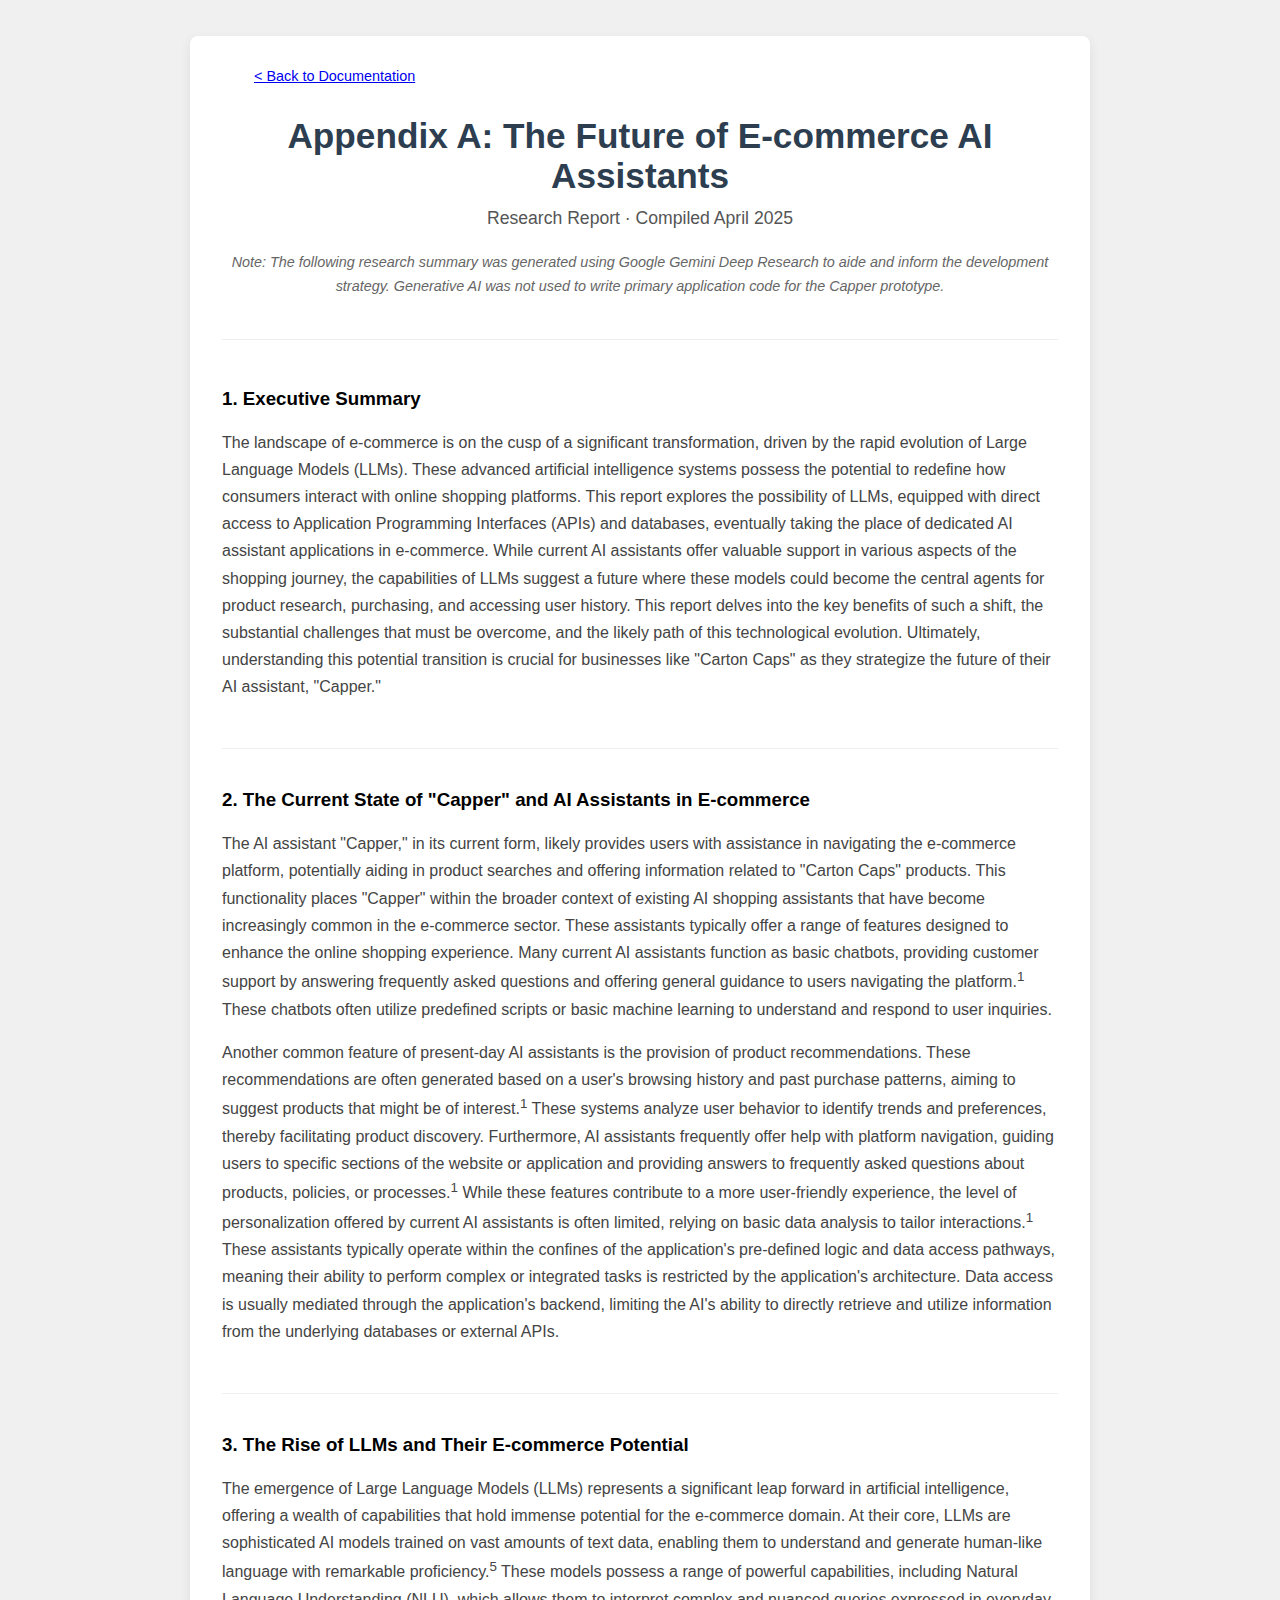
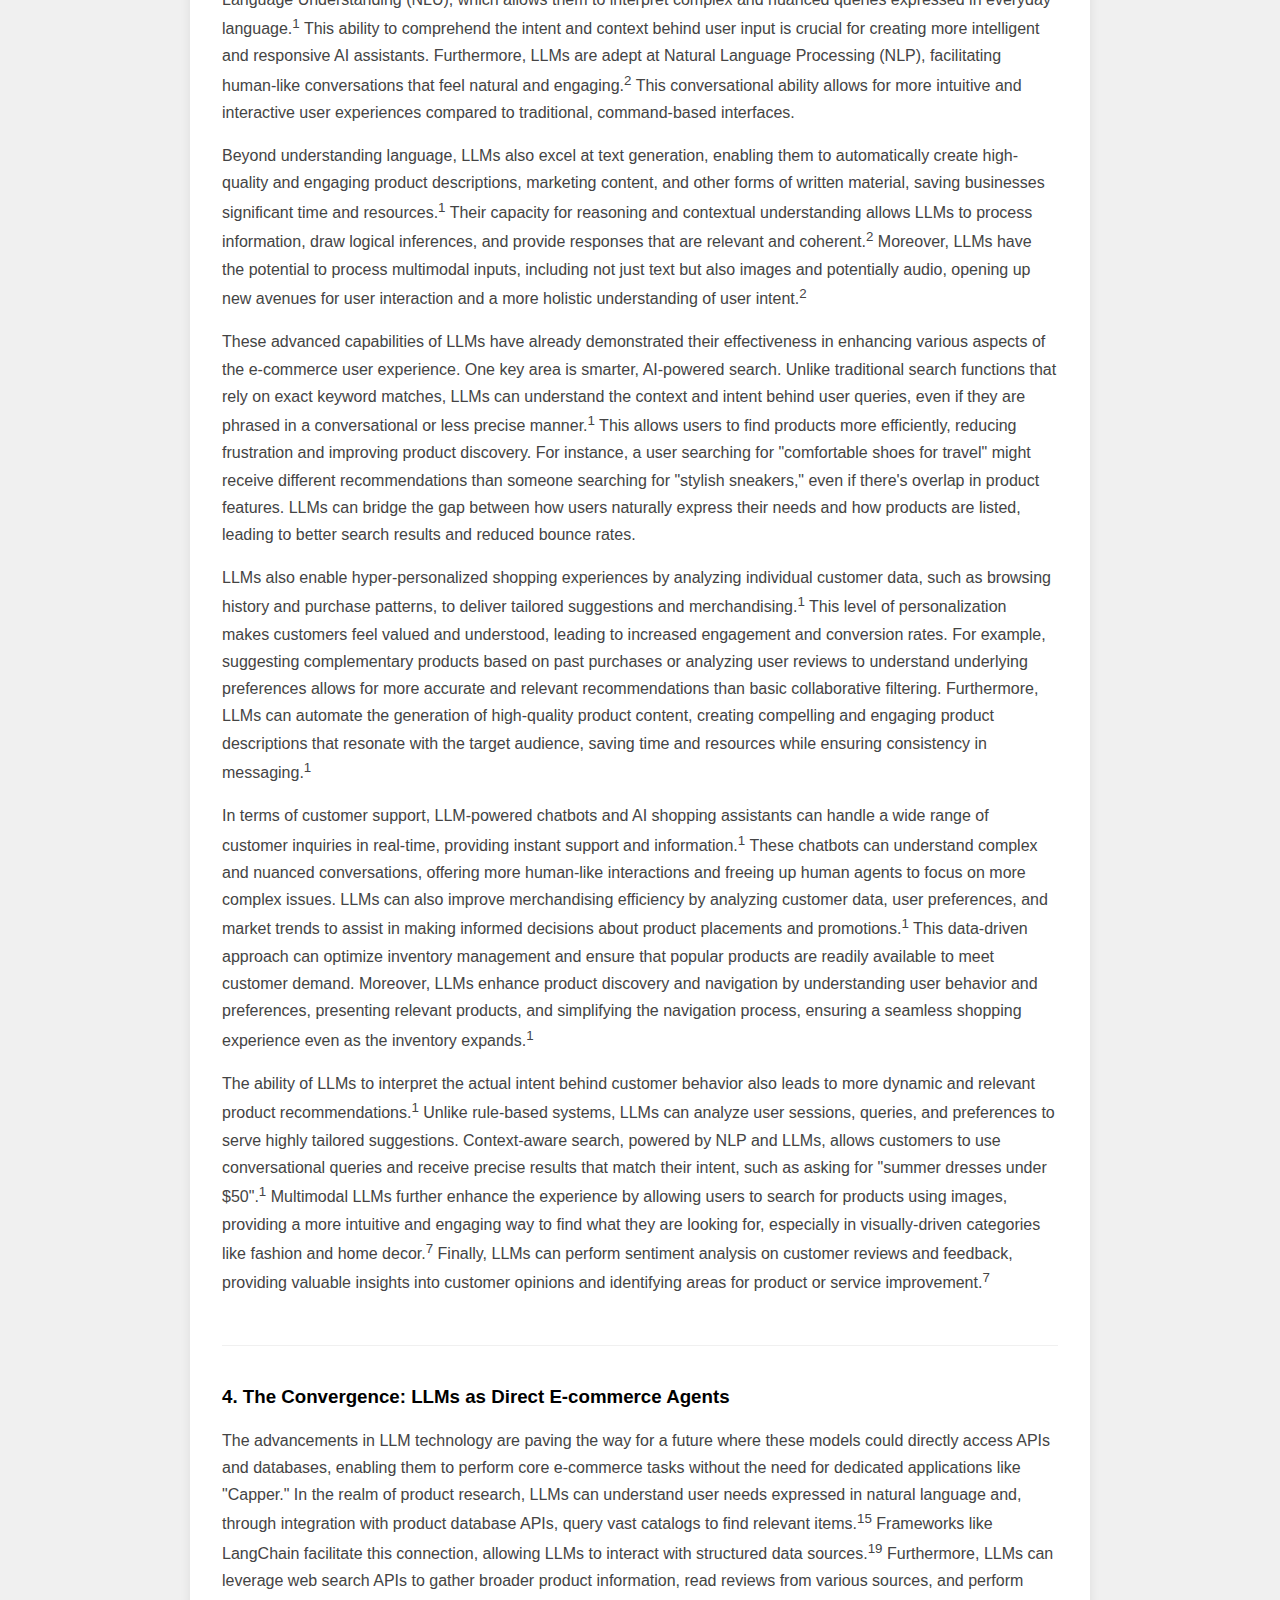
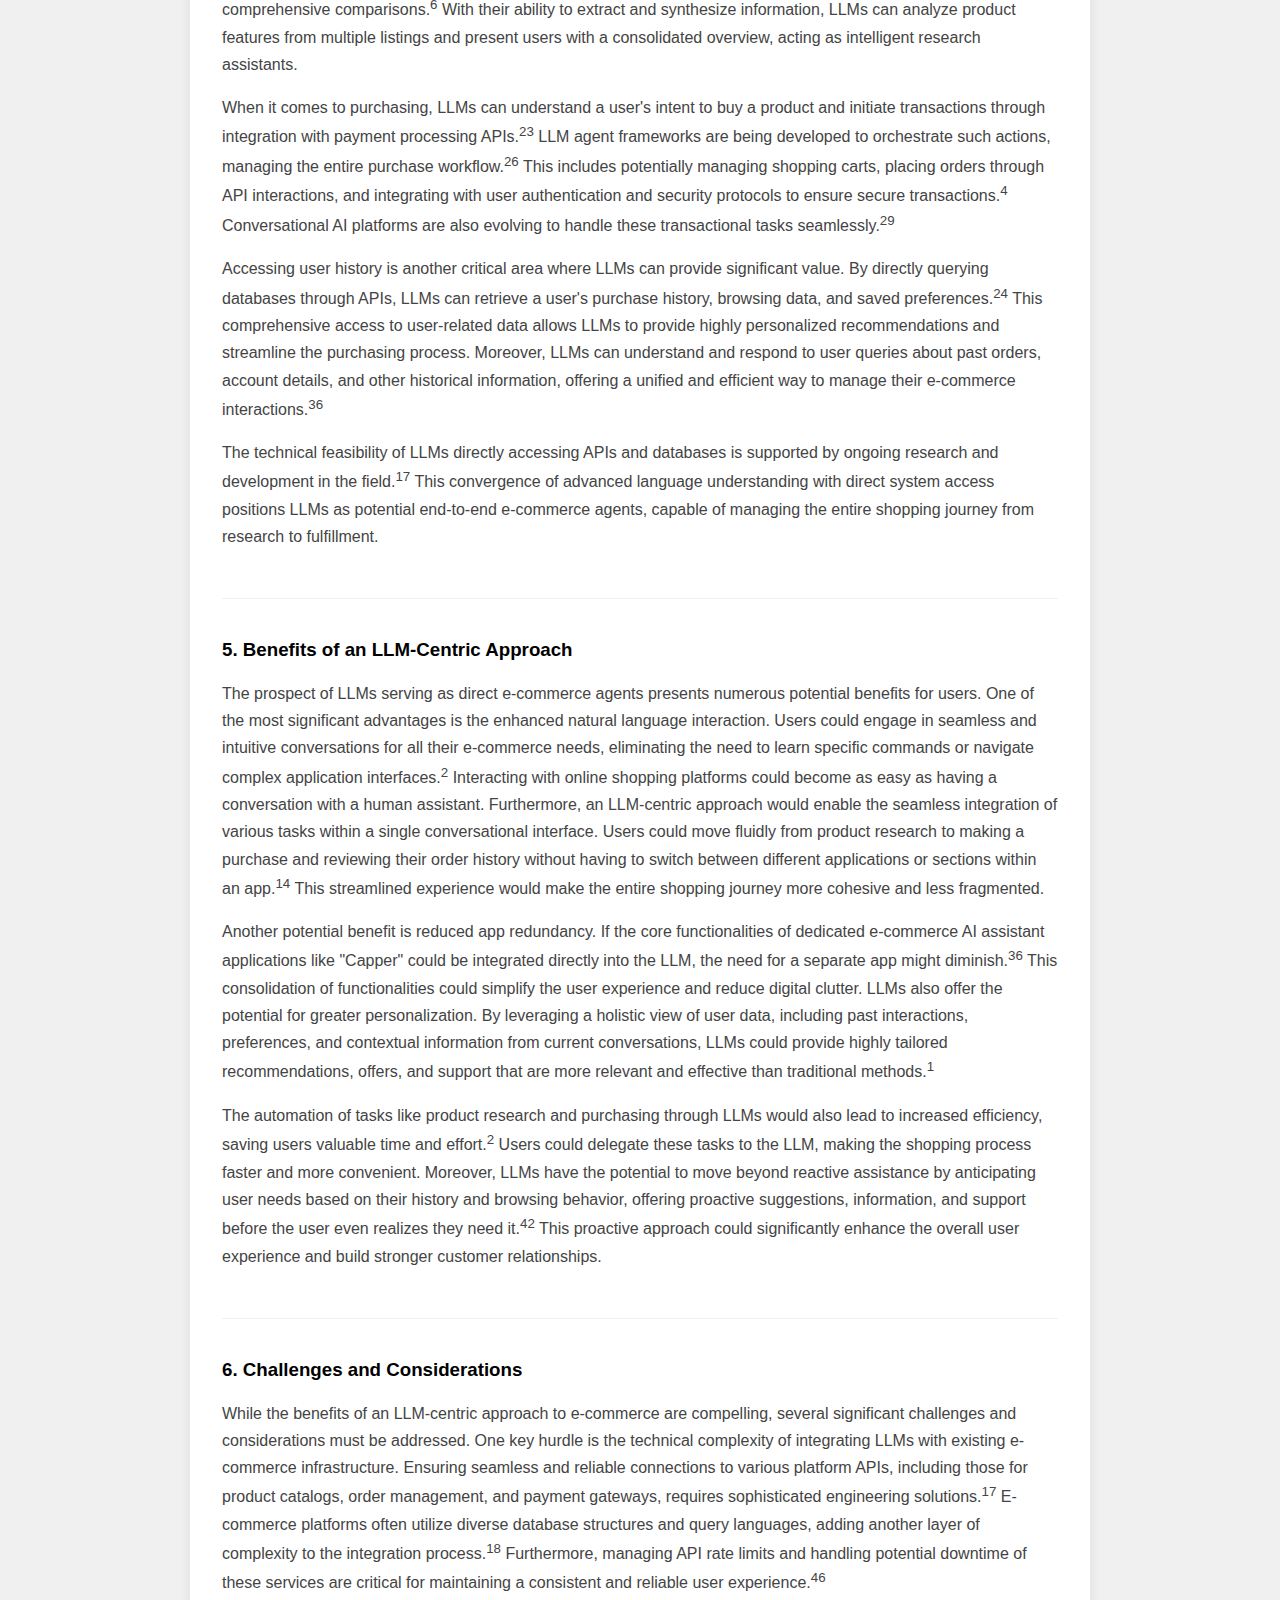
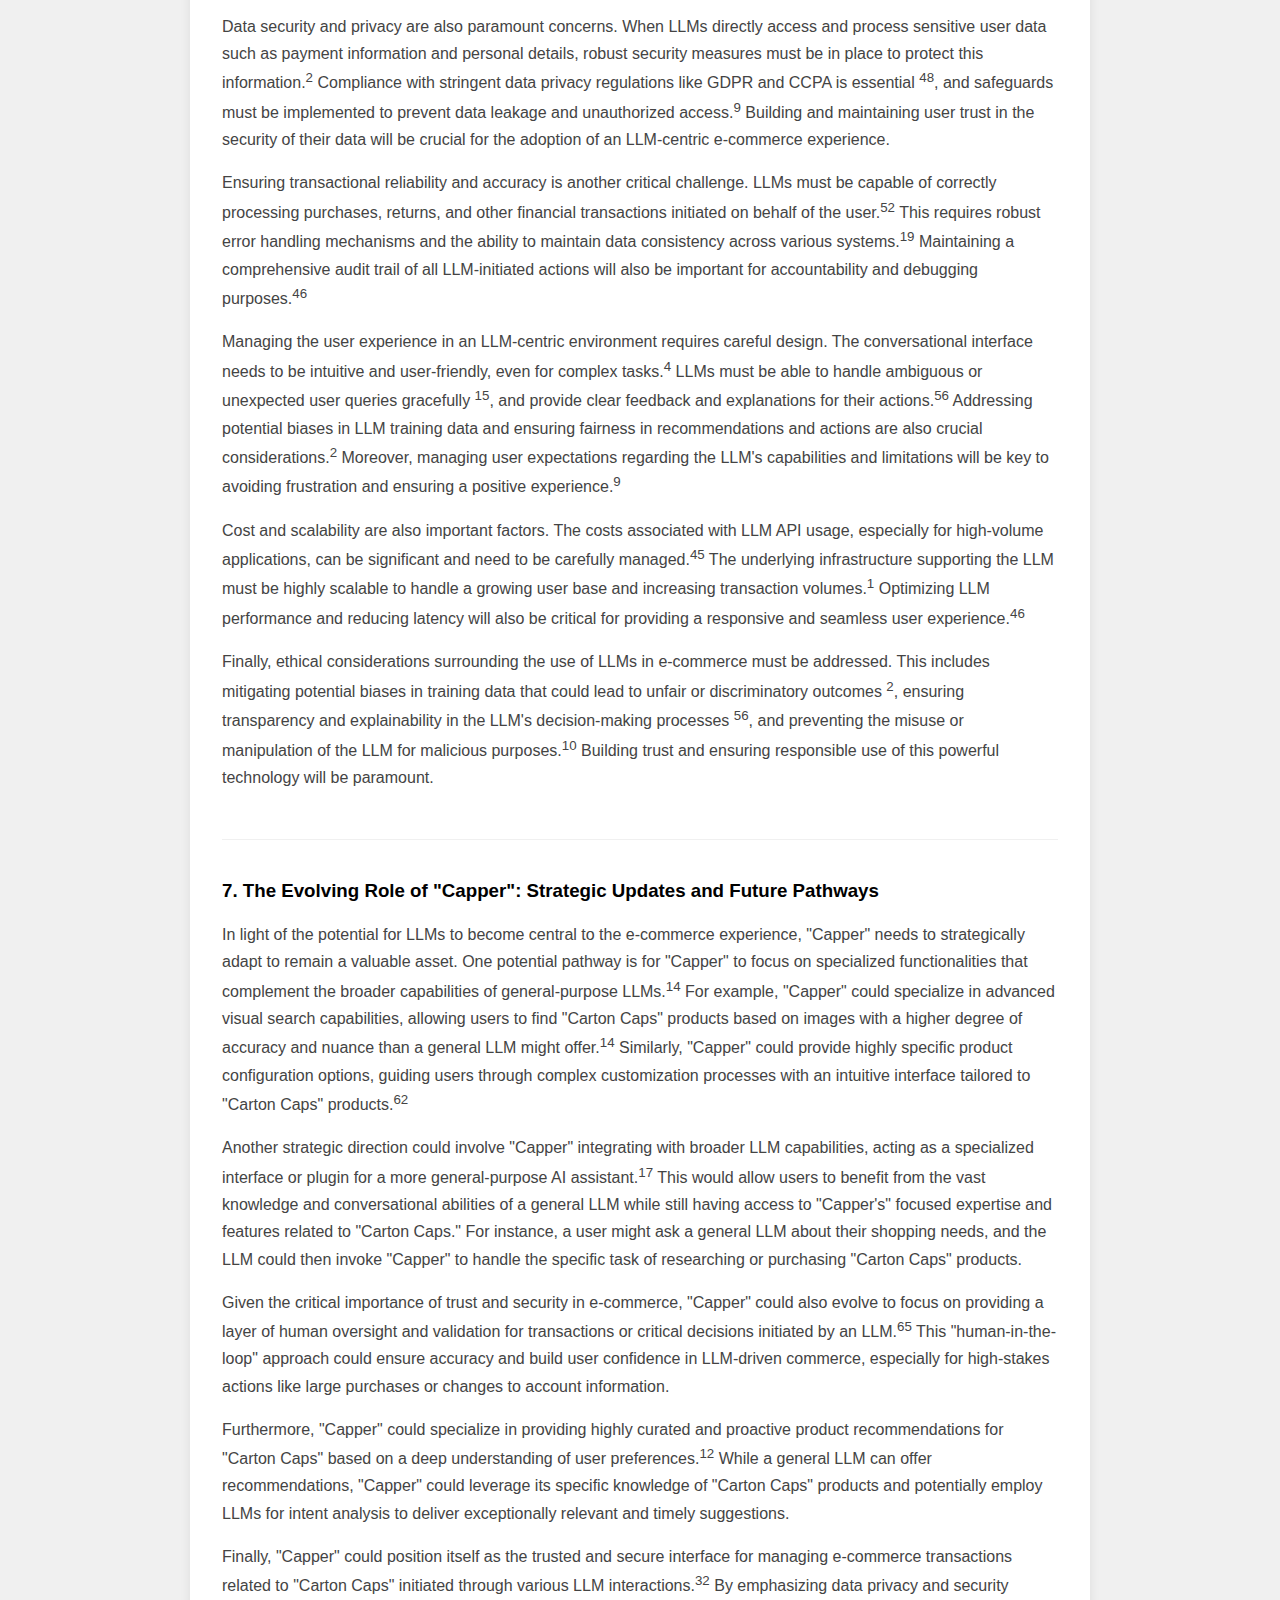
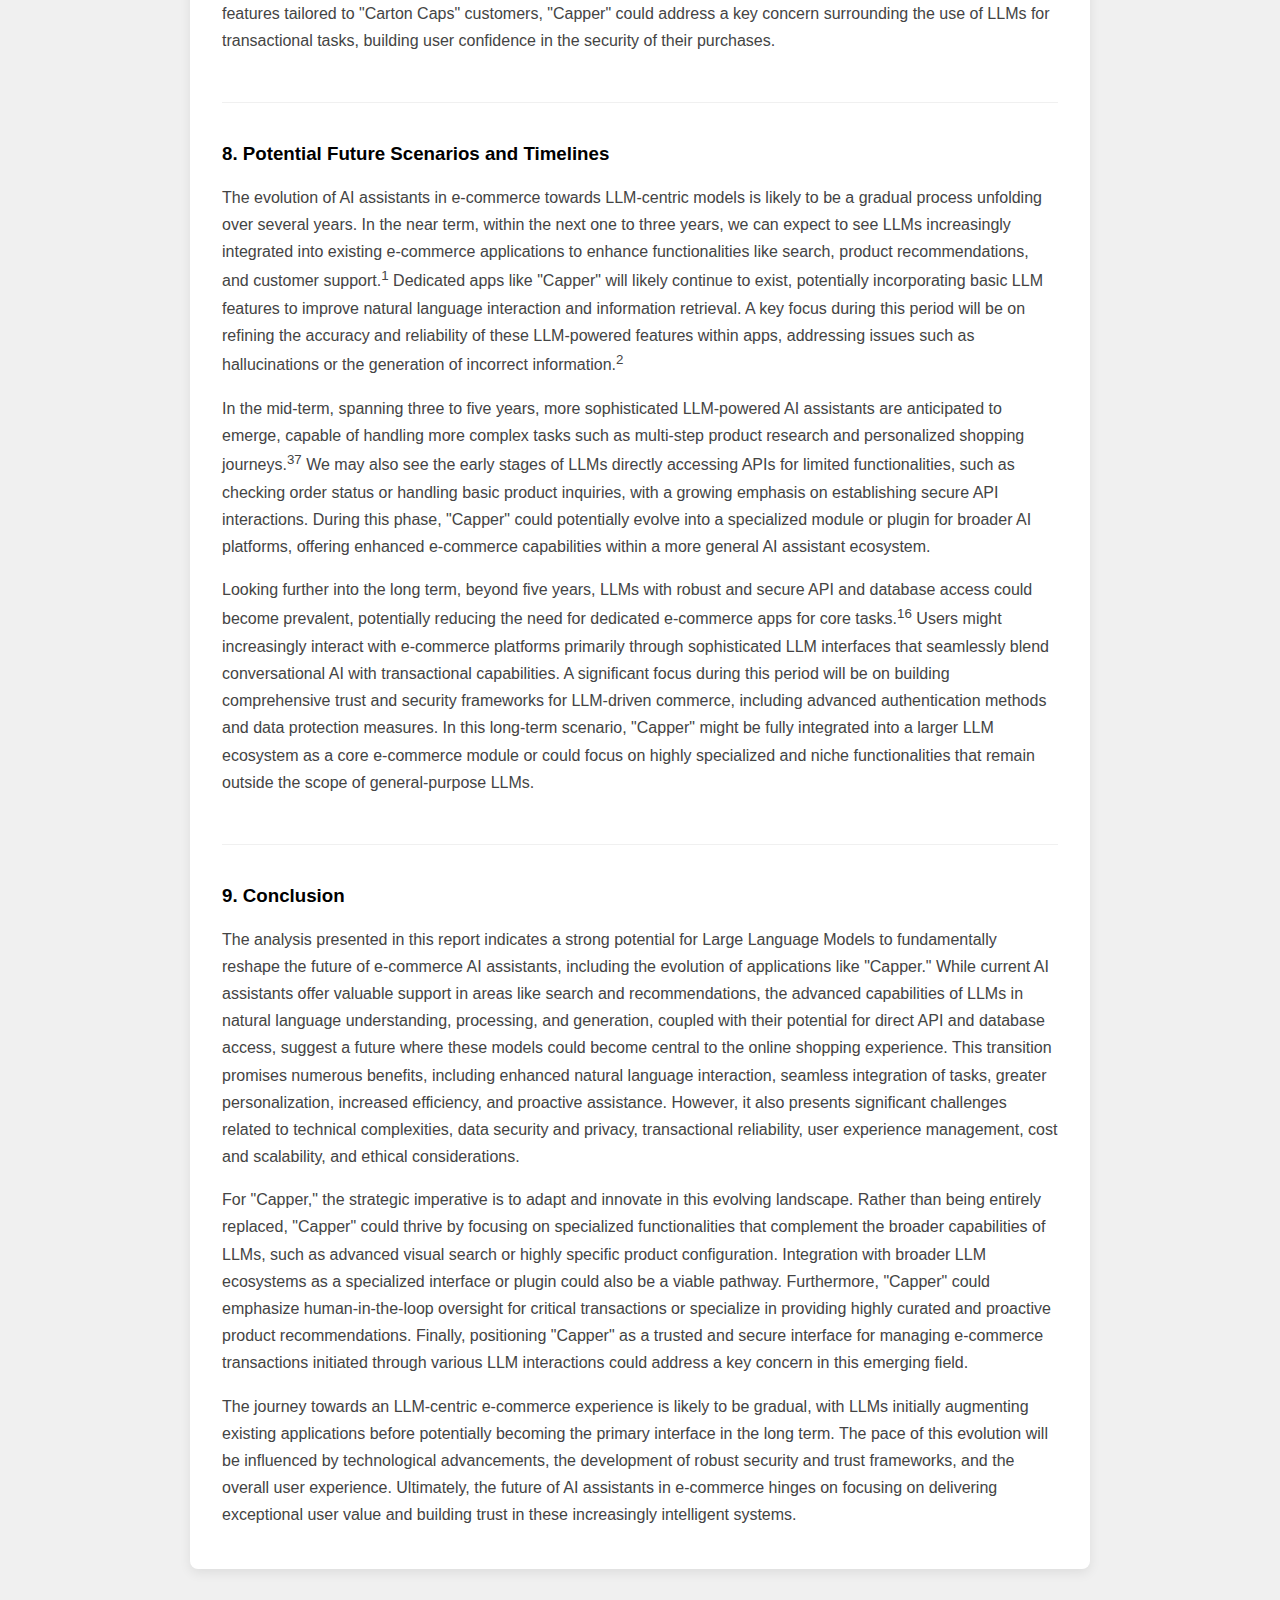
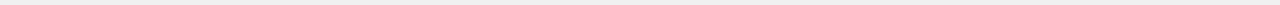
<file: static/appendix_a.html>
<!DOCTYPE html>
<html lang="en">
<head>
    <meta charset="UTF-8">
    <meta name="viewport" content="width=device-width, initial-scale=1.0">
    <title>Appendix A: The Future of E-commerce AI Assistants</title>
    <link rel="stylesheet" href="/static/style.css">
</head>
<body>
    <div class="doc-layout-pitch">
        <main class="doc-content-pitch">
            <div class="back-button-container pitch-back-button">
                <a href="/documentation.html" class="back-button">< Back to Documentation</a>
            </div>

            <header class="pitch-header">
                <h1>Appendix A: The Future of E-commerce AI Assistants</h1>
                 <p class="subtitle">Research Report · Compiled April&nbsp;2025</p>
                 <p style="font-size: 0.9em; font-style: italic; color: #666; margin-top: 0.5rem;">
                     Note: The following research summary was generated using Google Gemini Deep Research to aide and inform the development strategy. Generative AI was not used to write primary application code for the Capper prototype.
                 </p>
            </header>
            <section>
                <h3>1. Executive Summary</h3>
                <p>The landscape of e-commerce is on the cusp of a significant transformation, driven by the rapid evolution of Large Language Models (LLMs). These advanced artificial intelligence systems possess the potential to redefine how consumers interact with online shopping platforms. This report explores the possibility of LLMs, equipped with direct access to Application Programming Interfaces (APIs) and databases, eventually taking the place of dedicated AI assistant applications in e-commerce. While current AI assistants offer valuable support in various aspects of the shopping journey, the capabilities of LLMs suggest a future where these models could become the central agents for product research, purchasing, and accessing user history. This report delves into the key benefits of such a shift, the substantial challenges that must be overcome, and the likely path of this technological evolution. Ultimately, understanding this potential transition is crucial for businesses like "Carton Caps" as they strategize the future of their AI assistant, "Capper."</p>
            </section>
            <section>
                <h3>2. The Current State of "Capper" and AI Assistants in E-commerce</h3>
                <p>The AI assistant "Capper," in its current form, likely provides users with assistance in navigating the e-commerce platform, potentially aiding in product searches and offering information related to "Carton Caps" products. This functionality places "Capper" within the broader context of existing AI shopping assistants that have become increasingly common in the e-commerce sector. These assistants typically offer a range of features designed to enhance the online shopping experience. Many current AI assistants function as basic chatbots, providing customer support by answering frequently asked questions and offering general guidance to users navigating the platform.<sup>1</sup> These chatbots often utilize predefined scripts or basic machine learning to understand and respond to user inquiries.</p>
                <p>Another common feature of present-day AI assistants is the provision of product recommendations. These recommendations are often generated based on a user's browsing history and past purchase patterns, aiming to suggest products that might be of interest.<sup>1</sup> These systems analyze user behavior to identify trends and preferences, thereby facilitating product discovery. Furthermore, AI assistants frequently offer help with platform navigation, guiding users to specific sections of the website or application and providing answers to frequently asked questions about products, policies, or processes.<sup>1</sup> While these features contribute to a more user-friendly experience, the level of personalization offered by current AI assistants is often limited, relying on basic data analysis to tailor interactions.<sup>1</sup> These assistants typically operate within the confines of the application's pre-defined logic and data access pathways, meaning their ability to perform complex or integrated tasks is restricted by the application's architecture. Data access is usually mediated through the application's backend, limiting the AI's ability to directly retrieve and utilize information from the underlying databases or external APIs.</p>
             </section>
             <section>
                 <h3>3. The Rise of LLMs and Their E-commerce Potential</h3>
                 <p>The emergence of Large Language Models (LLMs) represents a significant leap forward in artificial intelligence, offering a wealth of capabilities that hold immense potential for the e-commerce domain. At their core, LLMs are sophisticated AI models trained on vast amounts of text data, enabling them to understand and generate human-like language with remarkable proficiency.<sup>5</sup> These models possess a range of powerful capabilities, including Natural Language Understanding (NLU), which allows them to interpret complex and nuanced queries expressed in everyday language.<sup>1</sup> This ability to comprehend the intent and context behind user input is crucial for creating more intelligent and responsive AI assistants. Furthermore, LLMs are adept at Natural Language Processing (NLP), facilitating human-like conversations that feel natural and engaging.<sup>2</sup> This conversational ability allows for more intuitive and interactive user experiences compared to traditional, command-based interfaces.</p>
                 <p>Beyond understanding language, LLMs also excel at text generation, enabling them to automatically create high-quality and engaging product descriptions, marketing content, and other forms of written material, saving businesses significant time and resources.<sup>1</sup> Their capacity for reasoning and contextual understanding allows LLMs to process information, draw logical inferences, and provide responses that are relevant and coherent.<sup>2</sup> Moreover, LLMs have the potential to process multimodal inputs, including not just text but also images and potentially audio, opening up new avenues for user interaction and a more holistic understanding of user intent.<sup>2</sup></p>
                 <p>These advanced capabilities of LLMs have already demonstrated their effectiveness in enhancing various aspects of the e-commerce user experience. One key area is smarter, AI-powered search. Unlike traditional search functions that rely on exact keyword matches, LLMs can understand the context and intent behind user queries, even if they are phrased in a conversational or less precise manner.<sup>1</sup> This allows users to find products more efficiently, reducing frustration and improving product discovery. For instance, a user searching for "comfortable shoes for travel" might receive different recommendations than someone searching for "stylish sneakers," even if there's overlap in product features. LLMs can bridge the gap between how users naturally express their needs and how products are listed, leading to better search results and reduced bounce rates.</p>
                 <p>LLMs also enable hyper-personalized shopping experiences by analyzing individual customer data, such as browsing history and purchase patterns, to deliver tailored suggestions and merchandising.<sup>1</sup> This level of personalization makes customers feel valued and understood, leading to increased engagement and conversion rates. For example, suggesting complementary products based on past purchases or analyzing user reviews to understand underlying preferences allows for more accurate and relevant recommendations than basic collaborative filtering. Furthermore, LLMs can automate the generation of high-quality product content, creating compelling and engaging product descriptions that resonate with the target audience, saving time and resources while ensuring consistency in messaging.<sup>1</sup></p>
                 <p>In terms of customer support, LLM-powered chatbots and AI shopping assistants can handle a wide range of customer inquiries in real-time, providing instant support and information.<sup>1</sup> These chatbots can understand complex and nuanced conversations, offering more human-like interactions and freeing up human agents to focus on more complex issues. LLMs can also improve merchandising efficiency by analyzing customer data, user preferences, and market trends to assist in making informed decisions about product placements and promotions.<sup>1</sup> This data-driven approach can optimize inventory management and ensure that popular products are readily available to meet customer demand. Moreover, LLMs enhance product discovery and navigation by understanding user behavior and preferences, presenting relevant products, and simplifying the navigation process, ensuring a seamless shopping experience even as the inventory expands.<sup>1</sup></p>
                 <p>The ability of LLMs to interpret the actual intent behind customer behavior also leads to more dynamic and relevant product recommendations.<sup>1</sup> Unlike rule-based systems, LLMs can analyze user sessions, queries, and preferences to serve highly tailored suggestions. Context-aware search, powered by NLP and LLMs, allows customers to use conversational queries and receive precise results that match their intent, such as asking for "summer dresses under $50".<sup>1</sup> Multimodal LLMs further enhance the experience by allowing users to search for products using images, providing a more intuitive and engaging way to find what they are looking for, especially in visually-driven categories like fashion and home decor.<sup>7</sup> Finally, LLMs can perform sentiment analysis on customer reviews and feedback, providing valuable insights into customer opinions and identifying areas for product or service improvement.<sup>7</sup></p>
             </section>
             <section>
                 <h3>4. The Convergence: LLMs as Direct E-commerce Agents</h3>
                 <p>The advancements in LLM technology are paving the way for a future where these models could directly access APIs and databases, enabling them to perform core e-commerce tasks without the need for dedicated applications like "Capper." In the realm of product research, LLMs can understand user needs expressed in natural language and, through integration with product database APIs, query vast catalogs to find relevant items.<sup>15</sup> Frameworks like LangChain facilitate this connection, allowing LLMs to interact with structured data sources.<sup>19</sup> Furthermore, LLMs can leverage web search APIs to gather broader product information, read reviews from various sources, and perform comprehensive comparisons.<sup>6</sup> With their ability to extract and synthesize information, LLMs can analyze product features from multiple listings and present users with a consolidated overview, acting as intelligent research assistants.</p>
                 <p>When it comes to purchasing, LLMs can understand a user's intent to buy a product and initiate transactions through integration with payment processing APIs.<sup>23</sup> LLM agent frameworks are being developed to orchestrate such actions, managing the entire purchase workflow.<sup>26</sup> This includes potentially managing shopping carts, placing orders through API interactions, and integrating with user authentication and security protocols to ensure secure transactions.<sup>4</sup> Conversational AI platforms are also evolving to handle these transactional tasks seamlessly.<sup>29</sup></p>
                 <p>Accessing user history is another critical area where LLMs can provide significant value. By directly querying databases through APIs, LLMs can retrieve a user's purchase history, browsing data, and saved preferences.<sup>24</sup> This comprehensive access to user-related data allows LLMs to provide highly personalized recommendations and streamline the purchasing process. Moreover, LLMs can understand and respond to user queries about past orders, account details, and other historical information, offering a unified and efficient way to manage their e-commerce interactions.<sup>36</sup></p>
                 <p>The technical feasibility of LLMs directly accessing APIs and databases is supported by ongoing research and development in the field.<sup>17</sup> This convergence of advanced language understanding with direct system access positions LLMs as potential end-to-end e-commerce agents, capable of managing the entire shopping journey from research to fulfillment.</p>
             </section>
             <section>
                 <h3>5. Benefits of an LLM-Centric Approach</h3>
                 <p>The prospect of LLMs serving as direct e-commerce agents presents numerous potential benefits for users. One of the most significant advantages is the enhanced natural language interaction. Users could engage in seamless and intuitive conversations for all their e-commerce needs, eliminating the need to learn specific commands or navigate complex application interfaces.<sup>2</sup> Interacting with online shopping platforms could become as easy as having a conversation with a human assistant. Furthermore, an LLM-centric approach would enable the seamless integration of various tasks within a single conversational interface. Users could move fluidly from product research to making a purchase and reviewing their order history without having to switch between different applications or sections within an app.<sup>14</sup> This streamlined experience would make the entire shopping journey more cohesive and less fragmented.</p>
                 <p>Another potential benefit is reduced app redundancy. If the core functionalities of dedicated e-commerce AI assistant applications like "Capper" could be integrated directly into the LLM, the need for a separate app might diminish.<sup>36</sup> This consolidation of functionalities could simplify the user experience and reduce digital clutter. LLMs also offer the potential for greater personalization. By leveraging a holistic view of user data, including past interactions, preferences, and contextual information from current conversations, LLMs could provide highly tailored recommendations, offers, and support that are more relevant and effective than traditional methods.<sup>1</sup></p>
                 <p>The automation of tasks like product research and purchasing through LLMs would also lead to increased efficiency, saving users valuable time and effort.<sup>2</sup> Users could delegate these tasks to the LLM, making the shopping process faster and more convenient. Moreover, LLMs have the potential to move beyond reactive assistance by anticipating user needs based on their history and browsing behavior, offering proactive suggestions, information, and support before the user even realizes they need it.<sup>42</sup> This proactive approach could significantly enhance the overall user experience and build stronger customer relationships.</p>
             </section>
             <section>
                 <h3>6. Challenges and Considerations</h3>
                 <p>While the benefits of an LLM-centric approach to e-commerce are compelling, several significant challenges and considerations must be addressed. One key hurdle is the technical complexity of integrating LLMs with existing e-commerce infrastructure. Ensuring seamless and reliable connections to various platform APIs, including those for product catalogs, order management, and payment gateways, requires sophisticated engineering solutions.<sup>17</sup> E-commerce platforms often utilize diverse database structures and query languages, adding another layer of complexity to the integration process.<sup>18</sup> Furthermore, managing API rate limits and handling potential downtime of these services are critical for maintaining a consistent and reliable user experience.<sup>46</sup></p>
                 <p>Data security and privacy are also paramount concerns. When LLMs directly access and process sensitive user data such as payment information and personal details, robust security measures must be in place to protect this information.<sup>2</sup> Compliance with stringent data privacy regulations like GDPR and CCPA is essential <sup>48</sup>, and safeguards must be implemented to prevent data leakage and unauthorized access.<sup>9</sup> Building and maintaining user trust in the security of their data will be crucial for the adoption of an LLM-centric e-commerce experience.</p>
                 <p>Ensuring transactional reliability and accuracy is another critical challenge. LLMs must be capable of correctly processing purchases, returns, and other financial transactions initiated on behalf of the user.<sup>52</sup> This requires robust error handling mechanisms and the ability to maintain data consistency across various systems.<sup>19</sup> Maintaining a comprehensive audit trail of all LLM-initiated actions will also be important for accountability and debugging purposes.<sup>46</sup></p>
                 <p>Managing the user experience in an LLM-centric environment requires careful design. The conversational interface needs to be intuitive and user-friendly, even for complex tasks.<sup>4</sup> LLMs must be able to handle ambiguous or unexpected user queries gracefully <sup>15</sup>, and provide clear feedback and explanations for their actions.<sup>56</sup> Addressing potential biases in LLM training data and ensuring fairness in recommendations and actions are also crucial considerations.<sup>2</sup> Moreover, managing user expectations regarding the LLM's capabilities and limitations will be key to avoiding frustration and ensuring a positive experience.<sup>9</sup></p>
                 <p>Cost and scalability are also important factors. The costs associated with LLM API usage, especially for high-volume applications, can be significant and need to be carefully managed.<sup>45</sup> The underlying infrastructure supporting the LLM must be highly scalable to handle a growing user base and increasing transaction volumes.<sup>1</sup> Optimizing LLM performance and reducing latency will also be critical for providing a responsive and seamless user experience.<sup>46</sup></p>
                 <p>Finally, ethical considerations surrounding the use of LLMs in e-commerce must be addressed. This includes mitigating potential biases in training data that could lead to unfair or discriminatory outcomes <sup>2</sup>, ensuring transparency and explainability in the LLM's decision-making processes <sup>56</sup>, and preventing the misuse or manipulation of the LLM for malicious purposes.<sup>10</sup> Building trust and ensuring responsible use of this powerful technology will be paramount.</p>
             </section>
             <section>
                 <h3>7. The Evolving Role of "Capper": Strategic Updates and Future Pathways</h3>
                 <p>In light of the potential for LLMs to become central to the e-commerce experience, "Capper" needs to strategically adapt to remain a valuable asset. One potential pathway is for "Capper" to focus on specialized functionalities that complement the broader capabilities of general-purpose LLMs.<sup>14</sup> For example, "Capper" could specialize in advanced visual search capabilities, allowing users to find "Carton Caps" products based on images with a higher degree of accuracy and nuance than a general LLM might offer.<sup>14</sup> Similarly, "Capper" could provide highly specific product configuration options, guiding users through complex customization processes with an intuitive interface tailored to "Carton Caps" products.<sup>62</sup></p>
                 <p>Another strategic direction could involve "Capper" integrating with broader LLM capabilities, acting as a specialized interface or plugin for a more general-purpose AI assistant.<sup>17</sup> This would allow users to benefit from the vast knowledge and conversational abilities of a general LLM while still having access to "Capper's" focused expertise and features related to "Carton Caps." For instance, a user might ask a general LLM about their shopping needs, and the LLM could then invoke "Capper" to handle the specific task of researching or purchasing "Carton Caps" products.</p>
                 <p>Given the critical importance of trust and security in e-commerce, "Capper" could also evolve to focus on providing a layer of human oversight and validation for transactions or critical decisions initiated by an LLM.<sup>65</sup> This "human-in-the-loop" approach could ensure accuracy and build user confidence in LLM-driven commerce, especially for high-stakes actions like large purchases or changes to account information.</p>
                 <p>Furthermore, "Capper" could specialize in providing highly curated and proactive product recommendations for "Carton Caps" based on a deep understanding of user preferences.<sup>12</sup> While a general LLM can offer recommendations, "Capper" could leverage its specific knowledge of "Carton Caps" products and potentially employ LLMs for intent analysis to deliver exceptionally relevant and timely suggestions.</p>
                 <p>Finally, "Capper" could position itself as the trusted and secure interface for managing e-commerce transactions related to "Carton Caps" initiated through various LLM interactions.<sup>32</sup> By emphasizing data privacy and security features tailored to "Carton Caps" customers, "Capper" could address a key concern surrounding the use of LLMs for transactional tasks, building user confidence in the security of their purchases.</p>
             </section>
             <section>
                 <h3>8. Potential Future Scenarios and Timelines</h3>
                 <p>The evolution of AI assistants in e-commerce towards LLM-centric models is likely to be a gradual process unfolding over several years. In the near term, within the next one to three years, we can expect to see LLMs increasingly integrated into existing e-commerce applications to enhance functionalities like search, product recommendations, and customer support.<sup>1</sup> Dedicated apps like "Capper" will likely continue to exist, potentially incorporating basic LLM features to improve natural language interaction and information retrieval. A key focus during this period will be on refining the accuracy and reliability of these LLM-powered features within apps, addressing issues such as hallucinations or the generation of incorrect information.<sup>2</sup></p>
                 <p>In the mid-term, spanning three to five years, more sophisticated LLM-powered AI assistants are anticipated to emerge, capable of handling more complex tasks such as multi-step product research and personalized shopping journeys.<sup>37</sup> We may also see the early stages of LLMs directly accessing APIs for limited functionalities, such as checking order status or handling basic product inquiries, with a growing emphasis on establishing secure API interactions. During this phase, "Capper" could potentially evolve into a specialized module or plugin for broader AI platforms, offering enhanced e-commerce capabilities within a more general AI assistant ecosystem.</p>
                 <p>Looking further into the long term, beyond five years, LLMs with robust and secure API and database access could become prevalent, potentially reducing the need for dedicated e-commerce apps for core tasks.<sup>16</sup> Users might increasingly interact with e-commerce platforms primarily through sophisticated LLM interfaces that seamlessly blend conversational AI with transactional capabilities. A significant focus during this period will be on building comprehensive trust and security frameworks for LLM-driven commerce, including advanced authentication methods and data protection measures. In this long-term scenario, "Capper" might be fully integrated into a larger LLM ecosystem as a core e-commerce module or could focus on highly specialized and niche functionalities that remain outside the scope of general-purpose LLMs.</p>
             </section>
             <section>
                 <h3>9. Conclusion</h3>
                 <p>The analysis presented in this report indicates a strong potential for Large Language Models to fundamentally reshape the future of e-commerce AI assistants, including the evolution of applications like "Capper." While current AI assistants offer valuable support in areas like search and recommendations, the advanced capabilities of LLMs in natural language understanding, processing, and generation, coupled with their potential for direct API and database access, suggest a future where these models could become central to the online shopping experience. This transition promises numerous benefits, including enhanced natural language interaction, seamless integration of tasks, greater personalization, increased efficiency, and proactive assistance. However, it also presents significant challenges related to technical complexities, data security and privacy, transactional reliability, user experience management, cost and scalability, and ethical considerations.</p>
                 <p>For "Capper," the strategic imperative is to adapt and innovate in this evolving landscape. Rather than being entirely replaced, "Capper" could thrive by focusing on specialized functionalities that complement the broader capabilities of LLMs, such as advanced visual search or highly specific product configuration. Integration with broader LLM ecosystems as a specialized interface or plugin could also be a viable pathway. Furthermore, "Capper" could emphasize human-in-the-loop oversight for critical transactions or specialize in providing highly curated and proactive product recommendations. Finally, positioning "Capper" as a trusted and secure interface for managing e-commerce transactions initiated through various LLM interactions could address a key concern in this emerging field.</p>
                 <p>The journey towards an LLM-centric e-commerce experience is likely to be gradual, with LLMs initially augmenting existing applications before potentially becoming the primary interface in the long term. The pace of this evolution will be influenced by technological advancements, the development of robust security and trust frameworks, and the overall user experience. Ultimately, the future of AI assistants in e-commerce hinges on focusing on delivering exceptional user value and building trust in these increasingly intelligent systems.</p>
             </section>
        </main>
    </div>
</body>
</html>
</file>
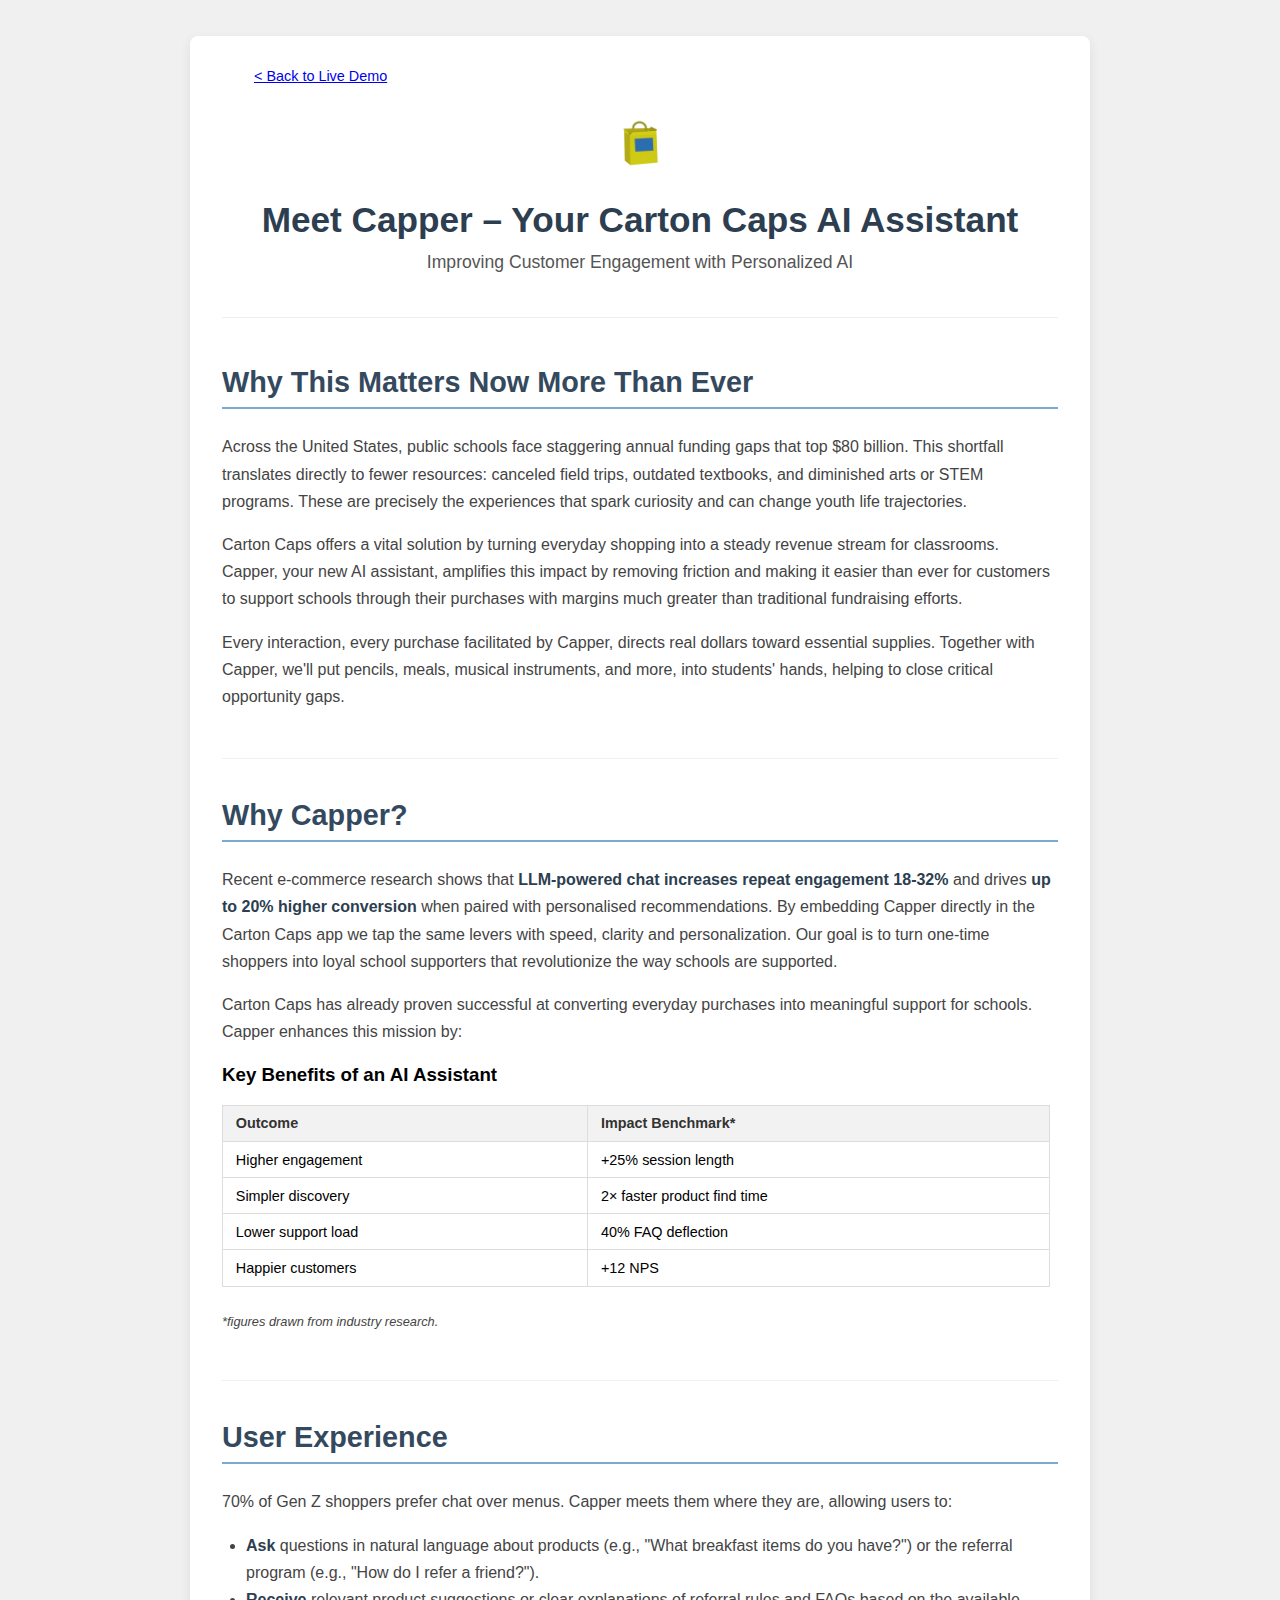
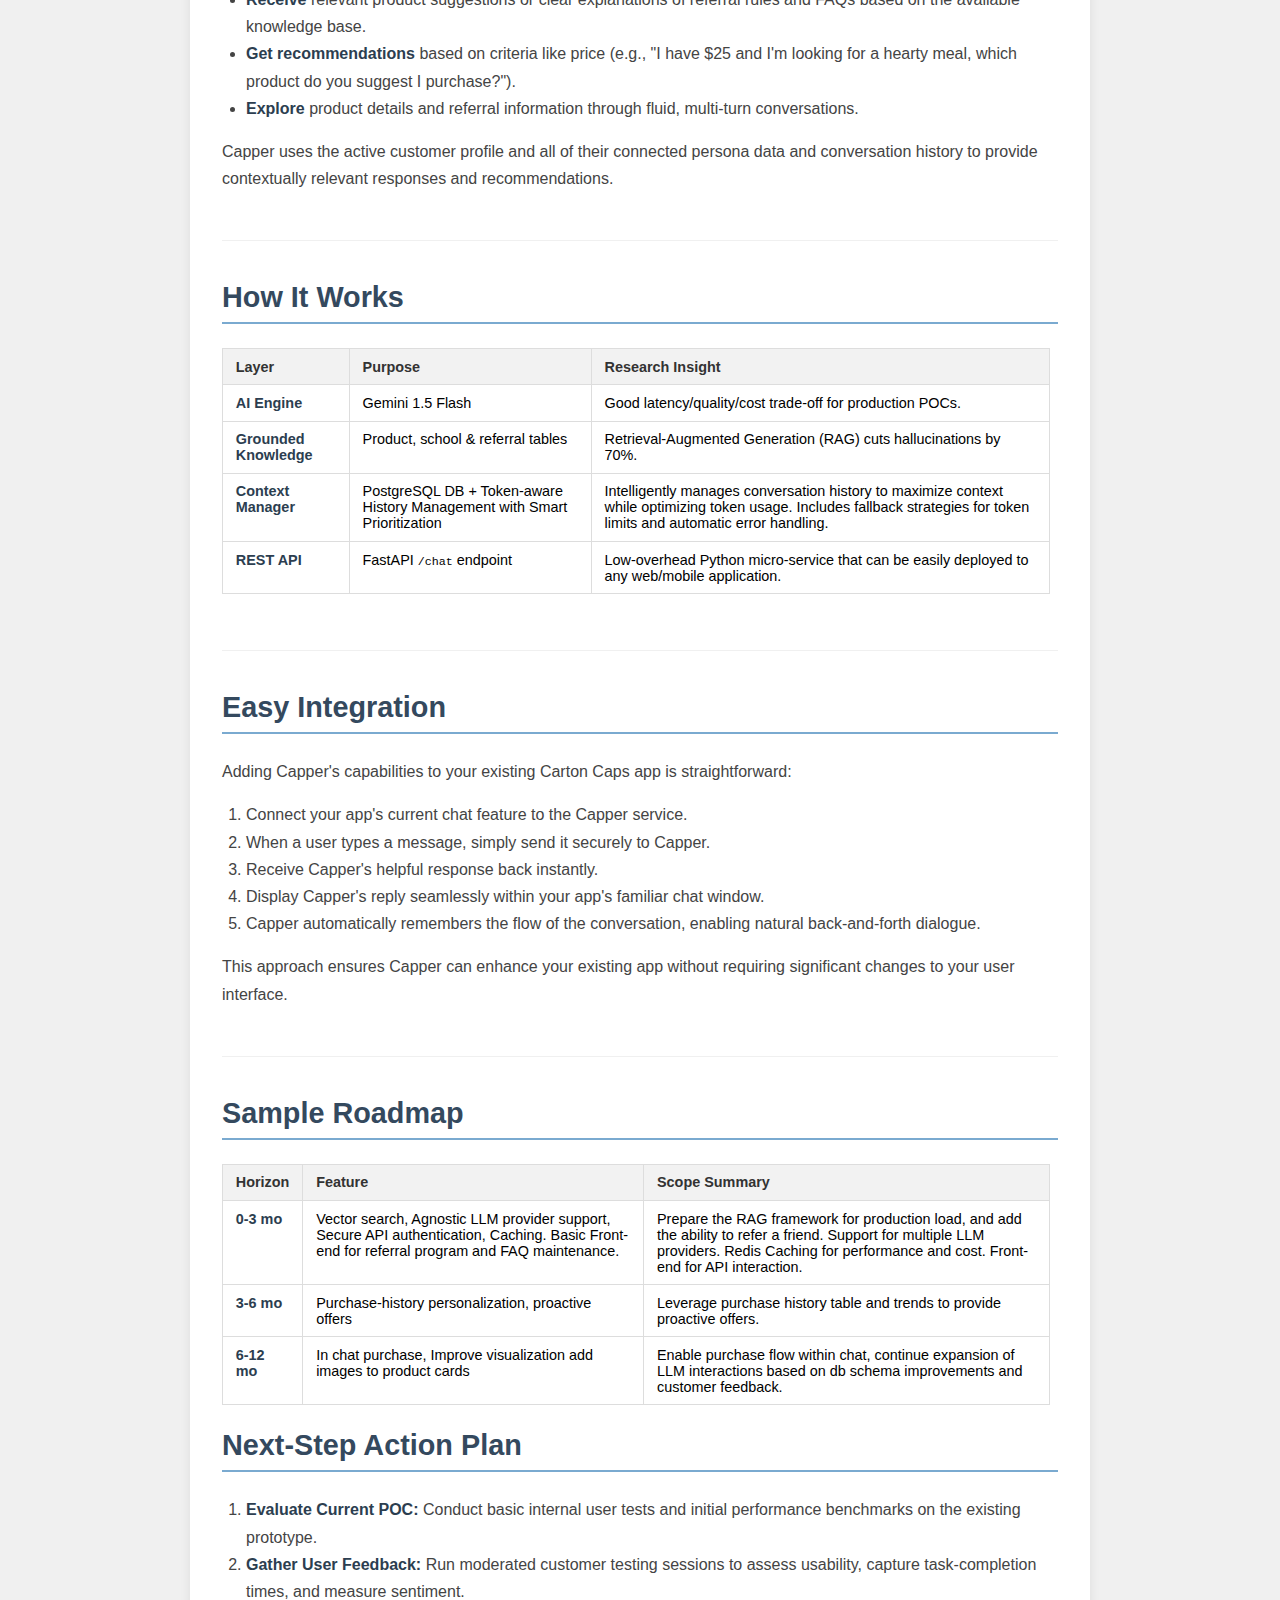
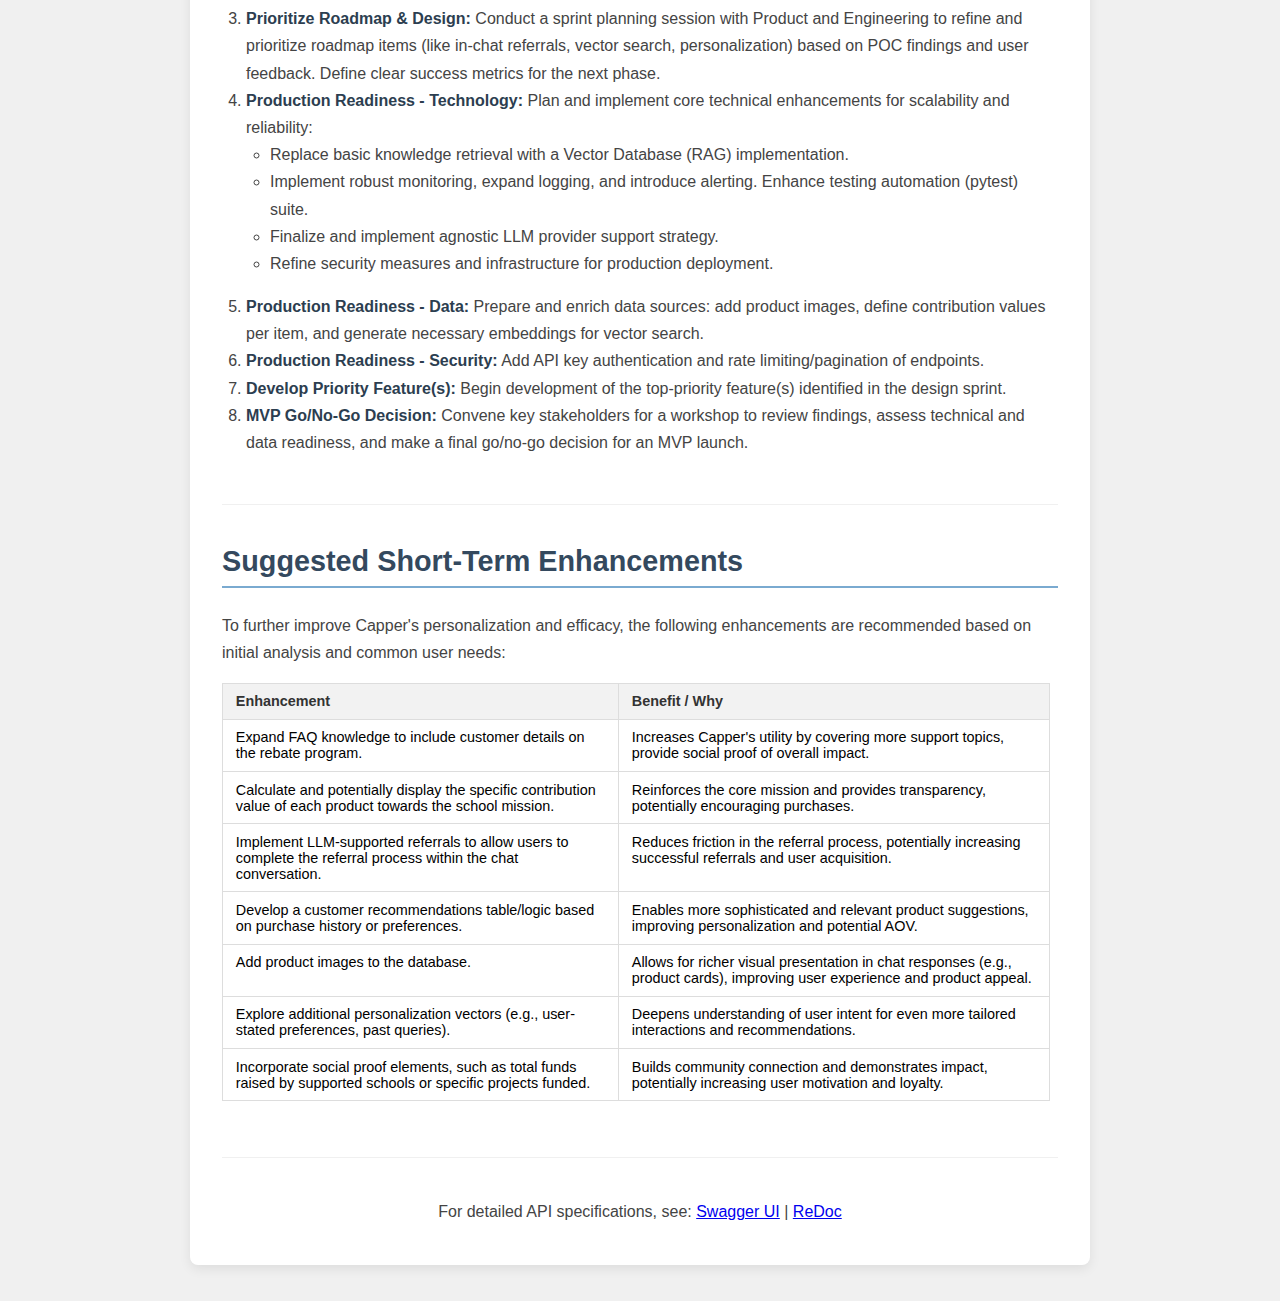
<file: static/documentation.html>
<!DOCTYPE html>
<html lang="en">
<head>
    <meta charset="UTF-8">
    <meta name="viewport" content="width=device-width, initial-scale=1.0">
    <title>Meet Capper - Your Carton Caps AI Assistant</title>
    <link rel="stylesheet" href="/static/style.css">
    <link rel="icon" href="/static/bot-icon.png" type="image/png">
</head>
<body>
    <div class="doc-layout-pitch">
        <main class="doc-content-pitch">
            <div class="back-button-container pitch-back-button">
                <a href="/" class="back-button">< Back to Live Demo</a>
            </div>

            <header class="pitch-header">
                <img src="/static/bot-icon.png" alt="Capper Icon" class="pitch-header-icon">
                <h1>Meet Capper – Your Carton Caps AI Assistant</h1>
                <p class="subtitle">Improving Customer Engagement with Personalized AI</p>
            </header>

            <section>
                <h2>Why This Matters Now More Than Ever</h2>
                <p>Across the United States, public schools face staggering annual funding gaps that top $80 billion. This shortfall translates directly to fewer resources: canceled field trips, outdated textbooks, and diminished arts or STEM programs. These are precisely the experiences that spark curiosity and can change youth life trajectories.</p>
                <p>Carton Caps offers a vital solution by turning everyday shopping into a steady revenue stream for classrooms. Capper, your new AI assistant, amplifies this impact by removing friction and making it easier than ever for customers to support schools through their purchases with margins much greater than traditional fundraising efforts.</p>
                <p>Every interaction, every purchase facilitated by Capper, directs real dollars toward essential supplies. Together with Capper, we'll put pencils, meals, musical instruments, and more, into students' hands, helping to close critical opportunity gaps.</p>
            </section>

            <section>
                <h2>Why Capper?</h2>
                <p>Recent e-commerce research shows that <strong>LLM‑powered chat increases repeat engagement 18‑32%</strong> and drives <strong>up to 20% higher conversion</strong> when paired with personalised recommendations. By embedding Capper directly in the Carton Caps app we tap the same levers with speed, clarity and personalization. Our goal is to turn one‑time shoppers into loyal school supporters that revolutionize the way schools are supported.</p>

                <p>Carton Caps has already proven successful at converting everyday purchases into meaningful support for schools. Capper enhances this mission by:</p>
                <h3>Key Benefits of an AI Assistant</h3>
                 <table>
                     <thead>
                         <tr>
                             <th>Outcome</th>
                             <th>Impact Benchmark*</th>
                         </tr>
                     </thead>
                     <tbody>
                         <tr>
                             <td>Higher engagement</td>
                             <td>+25% session length</td>
                         </tr>
                         <tr>
                             <td>Simpler discovery</td>
                             <td>2× faster product find time</td>
                         </tr>
                         <tr>
                             <td>Lower support load</td>
                             <td>40% FAQ deflection</td>
                         </tr>
                         <tr>
                             <td>Happier customers</td>
                             <td>+12 NPS</td>
                         </tr>
                     </tbody>
                 </table>
                 <p style="font-size: 0.8em; margin-top: 0.5em;"><em>*figures drawn from industry research.</em></p>
            </section>

            <section>
                <h2>User Experience</h2>
                <p>70% of Gen Z shoppers prefer chat over menus. Capper meets them where they are, allowing users to:</p>
                 <ul>
                    <li><strong>Ask</strong> questions in natural language about products (e.g., "What breakfast items do you have?") or the referral program (e.g., "How do I refer a friend?").</li>
                    <li><strong>Receive</strong> relevant product suggestions or clear explanations of referral rules and FAQs based on the available knowledge base.</li>
                    <li><strong>Get recommendations</strong> based on criteria like price (e.g., "I have $25 and I'm looking for a hearty meal, which product do you suggest I purchase?").</li>
                    <li><strong>Explore</strong> product details and referral information through fluid, multi‑turn conversations.</li>
                </ul>
                <p>Capper uses the active customer profile and all of their connected persona data and conversation history to provide contextually relevant responses and recommendations.</p>
            </section>

            <section>
                <h2>How It Works</h2>
                <table>
                     <thead>
                         <tr>
                             <th>Layer</th>
                             <th>Purpose</th>
                             <th>Research Insight</th>
                         </tr>
                     </thead>
                     <tbody>
                         <tr>
                             <td><strong>AI Engine</strong></td>
                             <td>Gemini 1.5 Flash</td>
                             <td>Good latency/quality/cost trade‑off for production POCs.</td>
                         </tr>
                         <tr>
                             <td><strong>Grounded Knowledge</strong></td>
                             <td>Product, school & referral tables</td>
                             <td>Retrieval‑Augmented Generation (RAG) cuts hallucinations by 70%.</td>
                         </tr>
                         <tr>
                             <td><strong>Context Manager</strong></td>
                             <td>PostgreSQL DB + Token-aware History Management with Smart Prioritization</td>
                             <td>Intelligently manages conversation history to maximize context while optimizing token usage. Includes fallback strategies for token limits and automatic error handling.</td>
                         </tr>
                         <tr>
                             <td><strong>REST API</strong></td>
                             <td>FastAPI <code>/chat</code> endpoint</td>
                             <td>Low‑overhead Python micro‑service that can be easily deployed to any web/mobile application.</td>
                         </tr>
                     </tbody>
                 </table>
            </section>

            <section>
                <h2>Easy Integration</h2>
                <p>Adding Capper's capabilities to your existing Carton Caps app is straightforward:</p>
                <ol>
                    <li>Connect your app's current chat feature to the Capper service.</li>
                    <li>When a user types a message, simply send it securely to Capper.</li>
                    <li>Receive Capper's helpful response back instantly.</li>
                    <li>Display Capper's reply seamlessly within your app's familiar chat window.</li>
                    <li>Capper automatically remembers the flow of the conversation, enabling natural back-and-forth dialogue.</li>
                </ol>
                 <p>This approach ensures Capper can enhance your existing app without requiring significant changes to your user interface.</p>
            </section>

            <section>
                <h2>Sample Roadmap</h2>
                 <table>
                     <thead>
                         <tr>
                             <th>Horizon</th>
                             <th>Feature</th>
                             <th>Scope Summary</th>
                         </tr>
                     </thead>
                     <tbody>
                         <tr>
                             <td><strong>0‑3 mo</strong></td>
                             <td>Vector search, Agnostic LLM provider support, Secure API authentication, Caching. Basic Front-end for referral program and FAQ maintenance.</td>
                             <td>Prepare the RAG framework for production load, and add the ability to refer a friend. Support for multiple LLM providers. Redis Caching for performance and cost. Front-end for API interaction.</td>
                         </tr>
                         <tr>
                             <td><strong>3‑6 mo</strong></td>
                             <td>Purchase‑history personalization, proactive offers</td>
                             <td>Leverage purchase history table and trends to provide proactive offers.</td>
                         </tr>
                         <tr>
                             <td><strong>6-12 mo</strong></td>
                             <td>In chat purchase, Improve visualization add images to product cards</td>
                             <td>Enable purchase flow within chat, continue expansion of LLM interactions based on db schema improvements and customer feedback.</td>
                         </tr>
                     </tbody>
                 </table>

            <section>
                <h2>Next‑Step Action Plan</h2>
                <ol>
                    <li><strong>Evaluate Current POC:</strong> Conduct basic internal user tests and initial performance benchmarks on the existing prototype.</li>
                    <li><strong>Gather User Feedback:</strong> Run moderated customer testing sessions to assess usability, capture task-completion times, and measure sentiment.</li>
                    <li><strong>Prioritize Roadmap & Design:</strong> Conduct a sprint planning session with Product and Engineering to refine and prioritize roadmap items (like in-chat referrals, vector search, personalization) based on POC findings and user feedback. Define clear success metrics for the next phase.</li>
                    <li><strong>Production Readiness - Technology:</strong> Plan and implement core technical enhancements for scalability and reliability:
                        <ul>
                            <li>Replace basic knowledge retrieval with a Vector Database (RAG) implementation.</li>
                            <li>Implement robust monitoring, expand logging, and introduce alerting. Enhance testing automation (pytest) suite.</li>
                            <li>Finalize and implement agnostic LLM provider support strategy.</li>
                            <li>Refine security measures and infrastructure for production deployment.</li>
                        </ul>
                    </li>
                    <li><strong>Production Readiness - Data:</strong> Prepare and enrich data sources: add product images, define contribution values per item, and generate necessary embeddings for vector search.</li>
                    <li><strong>Production Readiness - Security:</strong> Add API key authentication and rate limiting/pagination of endpoints.</li>
                    <li><strong>Develop Priority Feature(s):</strong> Begin development of the top-priority feature(s) identified in the design sprint.</li>
                    <li><strong>MVP Go/No-Go Decision:</strong> Convene key stakeholders for a workshop to review findings, assess technical and data readiness, and make a final go/no-go decision for an MVP launch.</li>
                </ol>
            </section>

            <section>
                <h2>Suggested Short-Term Enhancements</h2>
                <p>To further improve Capper's personalization and efficacy, the following enhancements are recommended based on initial analysis and common user needs:</p>
                <table>
                    <thead>
                        <tr>
                            <th>Enhancement</th>
                            <th>Benefit / Why</th>
                        </tr>
                    </thead>
                    <tbody>
                        <tr>
                            <td>Expand FAQ knowledge to include customer details on the rebate program.</td>
                            <td>Increases Capper's utility by covering more support topics, provide social proof of overall impact.</td>
                        </tr>
                        <tr>
                            <td>Calculate and potentially display the specific contribution value of each product towards the school mission.</td>
                            <td>Reinforces the core mission and provides transparency, potentially encouraging purchases.</td>
                        </tr>
                        <tr>
                            <td>Implement LLM-supported referrals to allow users to complete the referral process within the chat conversation.</td>
                            <td>Reduces friction in the referral process, potentially increasing successful referrals and user acquisition.</td>
                        </tr>
                        <tr>
                            <td>Develop a customer recommendations table/logic based on purchase history or preferences.</td>
                            <td>Enables more sophisticated and relevant product suggestions, improving personalization and potential AOV.</td>
                        </tr>
                         <tr>
                             <td>Add product images to the database.</td>
                             <td>Allows for richer visual presentation in chat responses (e.g., product cards), improving user experience and product appeal.</td>
                         </tr>
                        <tr>
                            <td>Explore additional personalization vectors (e.g., user-stated preferences, past queries).</td>
                            <td>Deepens understanding of user intent for even more tailored interactions and recommendations.</td>
                        </tr>
                        <tr>
                            <td>Incorporate social proof elements, such as total funds raised by supported schools or specific projects funded.</td>
                            <td>Builds community connection and demonstrates impact, potentially increasing user motivation and loyalty.</td>
                        </tr>
                    </tbody>
                </table>
            </section>
            <footer>
                <p style="text-align: center">
                    For detailed API specifications, see:
                    <a href="/docs" target="_blank">Swagger UI</a> |
                    <a href="/redoc" target="_blank">ReDoc</a>
                </p>
            </footer>
        </main>
    </div>
</body>
</html>
</file>
<file: static/style.css>
html {
    box-sizing: border-box;
    overflow-x: hidden;
}

*,
*::before,
*::after {
    box-sizing: inherit;
}

body {
    font-family: -apple-system, BlinkMacSystemFont, "Segoe UI", Roboto, Helvetica, Arial, sans-serif;
    margin: 0;
    padding: 0;
    background-color: #f0f0f0;
    display: flex;
    flex-direction: column;
    align-items: center;
    min-height: 100vh;
    overflow-x: hidden;
    width: 100%;
    box-sizing: border-box;
}

.user-selection-container {
    width: 100%;
    max-width: 420px;
    margin: 0 auto; 
    background-color: #f8f9fa;
    padding: 1rem;
    border-bottom: 1px solid #e4e7eb;
    position: sticky;
    top: 0;
    z-index: 10;
}

.user-selector-area {
    width: 100%;
    margin: 0 auto;
    display: flex;
    flex-direction: column;
    gap: 0.5rem;
}

.user-selector-area label {
    font-weight: 500;
    color: #2c3e50;
    font-size: 0.9rem;
}

.user-selector-area select {
    width: 100%;
    padding: 0.75rem;
    border: 1px solid #e4e7eb;
    border-radius: 4px;
    background-color: white;
    font-size: 1rem;
    -webkit-appearance: none;
    -moz-appearance: none;
    appearance: none;
    background-image: url("data:image/svg+xml;charset=UTF-8,%3csvg xmlns='http://www.w3.org/2000/svg' viewBox='0 0 24 24' fill='none' stroke='currentColor' stroke-width='2' stroke-linecap='round' stroke-linejoin='round'%3e%3cpolyline points='6 9 12 15 18 9'%3e%3c/polyline%3e%3c/svg%3e");
    background-repeat: no-repeat;
    background-position: right 0.75rem center;
    background-size: 1em;
}

/* Chat Container */
.chat-container {
    width: 100%;
    max-width: 420px; 
    margin: 0 auto; 
    background-color: white;
    display: flex;
    flex-direction: column;
    flex-grow: 1;
    min-height: 0;
    position: relative;
}

.header-container {
    width: 100%;
    padding: 1rem;
    background-color: #f8f8f8;
    border-bottom: 1px solid #e0e0e0;
    text-align: center;
    flex-shrink: 0;
}

.header-logo {
    max-height: 40px; 
    height: auto;
    display: block; 
    margin: 0 auto 0.5rem auto;
}

.header-container h1 {
    margin: 0;
    font-size: 1.2rem;
    color: #2c3e50;
}

.documentation-container {
    width: 100%;
    max-width: 420px; 
    margin: 0 auto; 
    padding: 1rem;
    text-align: center;
}

.documentation-button {
    display: inline-block;
    padding: 0.75rem 1.5rem;
    background-color: #f8f9fa;
    color: #2c3e50;
    text-decoration: none;
    border: 1px solid #e4e7eb;
    border-radius: 4px;
    font-weight: 500;
    transition: all 0.2s ease;
    width: 100%;
    box-sizing: border-box;
}

.documentation-button:hover {
    background-color: #e9ecef;
    border-color: #dae0e5;
}

#chatbox {
    flex-grow: 1;
    padding: 1rem;
    overflow-y: auto;
    -webkit-overflow-scrolling: touch;
    display: flex;
    flex-direction: column;
    gap: 0.75rem;
}

.message {
    max-width: 85%;
    padding: 0.75rem 1rem;
    border-radius: 1rem;
    font-size: 0.95rem;
    line-height: 1.4;
    position: relative;
}

.user-message {
    align-self: flex-end;
    background-color: #007aff;
    color: white;
    border-bottom-right-radius: 0.5rem;
}

.bot-message {
    align-self: flex-start;
    background-color: #f1f1f1;
    color: #000;
    border-bottom-left-radius: 0.5rem;
    margin-left: 2rem;
}

.bot-message-with-icon::before {
    content: '';
    display: block;
    position: absolute;
    left: -2rem;
    top: 50%;
    transform: translateY(-50%); 
    width: 1.5rem; 
    height: 1.5rem; 
    background-image: url('/static/bot-icon.png');
    background-size: contain;
    background-repeat: no-repeat;
    background-position: center;
}

.user-message::before {
    display: none;
}

@keyframes blink {
    0% { opacity: 0.3; }
    20% { opacity: 1; }
    100% { opacity: 0.3; }
}

.thinking-dots {
    display: inline-flex;
    gap: 4px;
}

.thinking-dots span {
    width: 4px;
    height: 4px;
    background-color: #000;
    border-radius: 50%;
    display: inline-block;
    animation: blink 1.4s infinite linear;
}

.thinking-dots span:nth-child(2) {
    animation-delay: 0.2s;
}

.thinking-dots span:nth-child(3) {
    animation-delay: 0.4s;
}

.bot-message.thinking {
    background-color: #f1f1f1;
    color: #000;
    align-self: flex-start;
    border-bottom-left-radius: 0.5rem;
    margin-left: 2rem;
    padding: 0.75rem 1rem;
    display: inline-flex;
    align-items: center;
    max-width: 85%;
}

.bot-message.thinking::before {
    display: none !important;
}

.input-area {
    padding: 1rem;
    background-color: #f8f8f8;
    border-top: 1px solid #e0e0e0;
    display: flex;
    gap: 0.5rem;
    flex-shrink: 0;
}

#userInput {
    flex-grow: 1;
    padding: 0.75rem;
    border: 1px solid #e0e0e0;
    border-radius: 1.5rem;
    font-size: 1rem;
    background-color: white;
}

#sendButton {
    width: 2.5rem;
    height: 2.5rem;
    padding: 0;
    border: none;
    border-radius: 50%;
    background-color: #007aff;
    color: white;
    display: flex;
    align-items: center;
    justify-content: center;
    flex-shrink: 0;
}

#sendButton svg {
    width: 1.25rem;
    height: 1.25rem;
}

#sendButton:hover {
    background-color: #005ecb;
}

.initial-placeholder {
    color: #666;
    font-style: italic;
    align-self: center;
    margin-top: 20px;
    background-color: transparent !important;
}

.initial-placeholder::before {
    display: none !important; 
}

.documentation-section { 
    max-width: 100%;
    box-sizing: border-box;
}

code {
    word-break: break-word;
    overflow-wrap: break-word;
}

.back-button-container {
    margin-bottom: 1rem;
    padding: 0 1rem;
}

.back-button {
    display: inline-block;
    padding: 0.5rem 1rem;
    font-size: 0.9rem;
}

@media (min-width: 768px) {
    body {
        padding: 20px;
    }

    .user-selector-area {
        flex-direction: row;
        align-items: center;
    }

    .user-selector-area select {
        width: auto;
        min-width: 200px;
    }

    .chat-container {
        border-radius: 8px;
        box-shadow: 0 2px 4px rgba(0, 0, 0, 0.1);
    }

    .documentation-button {
        width: auto;
    }

    .bot-message {
        margin-left: 2.5rem;
    }

    .bot-message-with-icon::before {
        left: -2.5rem;
        width: 2rem;
        height: 2rem;
    }

    .bot-message.thinking {
         margin-left: 2.5rem;
    }
}

.doc-layout-pitch {
    width: 100%;
    padding: 1rem 0;
}

.doc-content-pitch {
    width: 90%; 
    max-width: 900px; 
    margin: 0 auto; 
    padding: 1.5rem 2rem;
    background-color: #ffffff;
    border-radius: 8px;
    box-shadow: 0 4px 12px rgba(0, 0, 0, 0.08);
}

.pitch-back-button {
    margin-bottom: 1.5rem;
}

.pitch-header {
    text-align: center;
    margin-bottom: 3rem;
    padding-bottom: 1.5rem;
    border-bottom: 1px solid #eee;
    position: relative;
}

.pitch-header-icon {
    display: block;
    margin: 0 auto 1rem auto;
    width: 60px;
    height: 60px;
}

.pitch-header h1 {
    font-size: 2.2rem;
    color: #2c3e50;
    margin-bottom: 0.5rem;
    padding: 0;
    background-color: transparent;
    border-bottom: none;
    font-weight: 600;
}

.pitch-header .subtitle {
    font-size: 1.1rem;
    color: #555;
    margin-top: 0;
}

.doc-content-pitch section {
    margin-bottom: 2.5rem;
    padding-bottom: 2rem;
    border-bottom: 1px solid #f0f0f0;
}

.doc-content-pitch section:last-child {
    border-bottom: none;
    margin-bottom: 0;
    padding-bottom: 0;
}

.doc-content-pitch h2 {
    font-size: 1.8rem;
    color: #34495e;
    margin-top: 0;
    margin-bottom: 1.5rem;
    padding-bottom: 0.5rem;
    border-bottom: 2px solid #7aaad0;
}

.doc-content-pitch p,
.doc-content-pitch ul,
.doc-content-pitch ol {
    line-height: 1.7;
    color: #444;
    margin-bottom: 1rem;
}

.doc-content-pitch ul,
.doc-content-pitch ol {
    padding-left: 1.5rem;
}

.doc-content-pitch strong {
    color: #2c3e50;
}

.doc-content-pitch table {
    width: 99%;
    border-collapse: collapse; 
    margin-bottom: 1.5rem; 
    font-size: 0.9em;
}

.doc-content-pitch th,
.doc-content-pitch td {
    border: 1px solid #ddd; 
    padding: 0.6rem 0.8rem; 
    text-align: left;
    vertical-align: top;
}

.doc-content-pitch th {
    background-color: #f2f2f2; 
    font-weight: 600; 
    color: #333;
}

@media (max-width: 768px) {
    .doc-content-pitch {
        padding: 1rem 1.25rem;
    }
    .pitch-header h1 {
        font-size: 1.8rem;
    }
    .pitch-header .subtitle {
        font-size: 1rem;
    }
    .doc-content-pitch h2 {
        font-size: 1.5rem;
    }

    .doc-content-pitch table {
        font-size: 0.85em;
    }

    .doc-content-pitch th,
    .doc-content-pitch td {
        padding: 0.4rem 0.5rem;
    }
}
</file>
